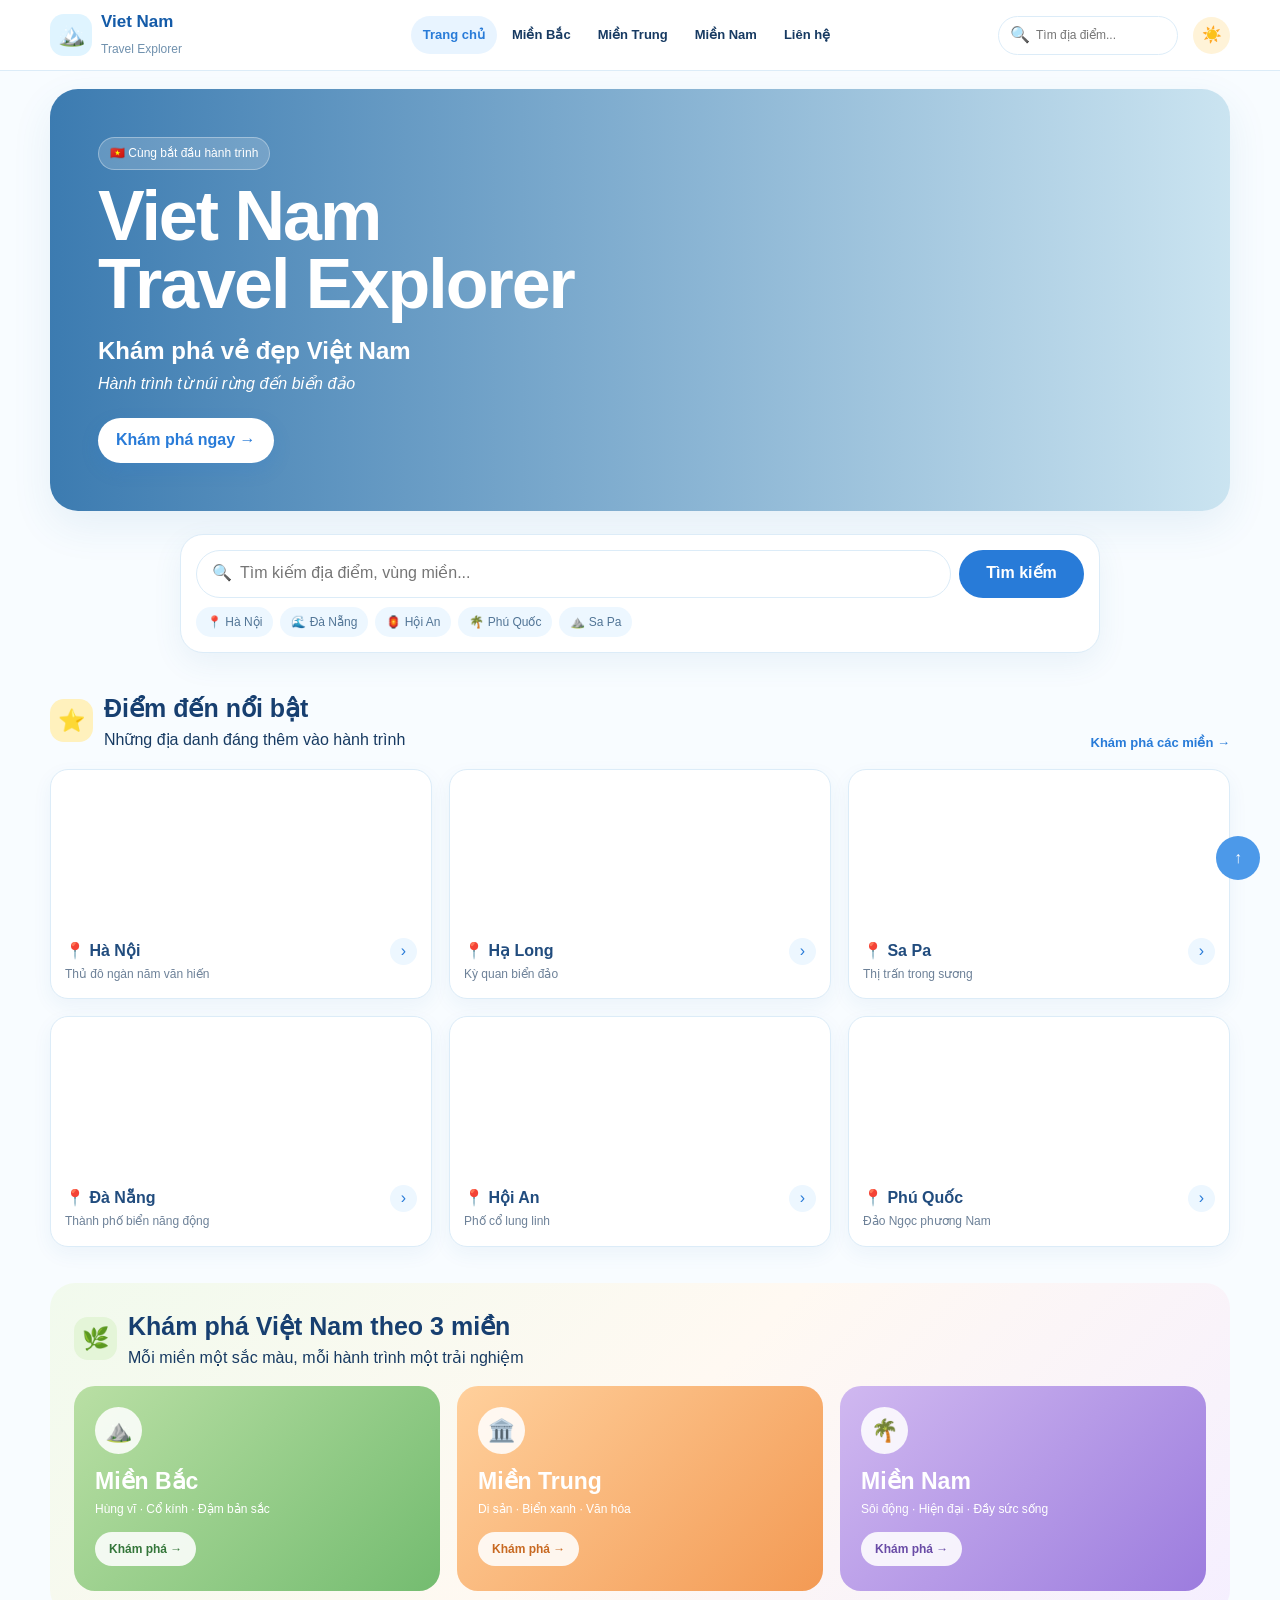
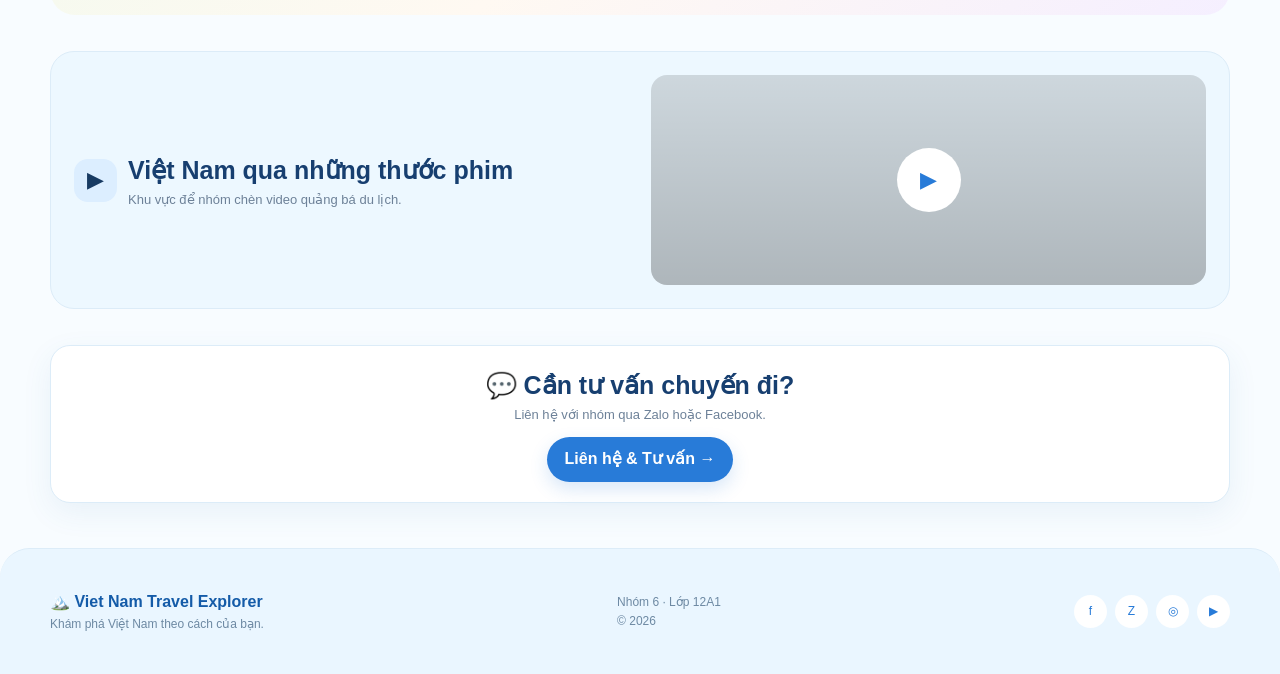
<file: index.html>
<!doctype html><html lang="vi"><head><meta charset="utf-8"><meta name="viewport" content="width=device-width,initial-scale=1"><title>Trang chủ | Viet Nam Travel Explorer</title><link rel="stylesheet" href="style.css"></head><body><header><nav class="container nav"><a class="logo" href="index.html"><div class="logo-icon">🏔️</div><div><strong>Viet Nam</strong><span>Travel Explorer</span></div></a><div class="menu"><a class="active" href="index.html">Trang chủ</a><a class="" href="mien-bac.html">Miền Bắc</a><a class="" href="mien-trung.html">Miền Trung</a><a class="" href="mien-nam.html">Miền Nam</a><a class="" href="lien-he.html">Liên hệ</a></div><div class="head-search">🔍<input id="headerSearch" placeholder="Tìm địa điểm..."></div><button class="theme" onclick="theme()">☀️</button></nav></header><main class="container"><section class="hero"><div class="hero-content"><span class="kicker">🇻🇳 Cùng bắt đầu hành trình</span><h1>Viet Nam<br>Travel Explorer</h1><h2>Khám phá vẻ đẹp Việt Nam</h2><p>Hành trình từ núi rừng đến biển đảo</p><a class="btn light" href="#results">Khám phá ngay →</a></div></section>
<section class="search-box"><div class="search-row"><div class="search-field">🔍<input id="siteSearch" placeholder="Tìm kiếm địa điểm, vùng miền..."></div><button class="search-btn" onclick="filterCards()">Tìm kiếm</button></div><div class="quick"><button class="tag" onclick="document.getElementById('siteSearch').value='Hà Nội';filterCards()">📍 Hà Nội</button><button class="tag" onclick="document.getElementById('siteSearch').value='Đà Nẵng';filterCards()">🌊 Đà Nẵng</button><button class="tag" onclick="document.getElementById('siteSearch').value='Hội An';filterCards()">🏮 Hội An</button><button class="tag" onclick="document.getElementById('siteSearch').value='Phú Quốc';filterCards()">🌴 Phú Quốc</button><button class="tag" onclick="document.getElementById('siteSearch').value='Sa Pa';filterCards()">⛰️ Sa Pa</button></div><div id="searchMessage" class="message">Không tìm thấy địa điểm phù hợp.</div></section>
<section class="section" id="results"><div class="head"><div class="title"><div class="icon">⭐</div><div><h2>Điểm đến nổi bật</h2><p>Những địa danh đáng thêm vào hành trình</p></div></div><a class="see" href="mien-bac.html">Khám phá các miền →</a></div><div class="grid3"><article class="card" data-search="Hà Nội"><a href="mien-bac.html"><div class="card-img" style="background-image:url('https://images.unsplash.com/photo-1509030450996-dd1a26dda07a?auto=format&fit=crop&w=900&q=80')"></div><div class="body"><div class="topline"><h3>📍 Hà Nội</h3><span class="arrow">›</span></div><p>Thủ đô ngàn năm văn hiến</p></div></a></article><article class="card" data-search="Hạ Long"><a href="mien-bac.html"><div class="card-img" style="background-image:url('https://images.unsplash.com/photo-1528127269322-539801943592?auto=format&fit=crop&w=900&q=80')"></div><div class="body"><div class="topline"><h3>📍 Hạ Long</h3><span class="arrow">›</span></div><p>Kỳ quan biển đảo</p></div></a></article><article class="card" data-search="Sa Pa"><a href="mien-bac.html"><div class="card-img" style="background-image:url('https://images.unsplash.com/photo-1528127269322-539801943592?auto=format&fit=crop&w=900&q=80')"></div><div class="body"><div class="topline"><h3>📍 Sa Pa</h3><span class="arrow">›</span></div><p>Thị trấn trong sương</p></div></a></article><article class="card" data-search="Đà Nẵng"><a href="mien-trung.html"><div class="card-img" style="background-image:url('https://images.unsplash.com/photo-1559592413-7cec4d0cae2b?auto=format&fit=crop&w=900&q=80')"></div><div class="body"><div class="topline"><h3>📍 Đà Nẵng</h3><span class="arrow">›</span></div><p>Thành phố biển năng động</p></div></a></article><article class="card" data-search="Hội An"><a href="mien-trung.html"><div class="card-img" style="background-image:url('https://images.unsplash.com/photo-1528181304800-259b08848526?auto=format&fit=crop&w=900&q=80')"></div><div class="body"><div class="topline"><h3>📍 Hội An</h3><span class="arrow">›</span></div><p>Phố cổ lung linh</p></div></a></article><article class="card" data-search="Phú Quốc"><a href="mien-nam.html"><div class="card-img" style="background-image:url('https://images.unsplash.com/photo-1548013146-72479768bada?auto=format&fit=crop&w=900&q=80')"></div><div class="body"><div class="topline"><h3>📍 Phú Quốc</h3><span class="arrow">›</span></div><p>Đảo Ngọc phương Nam</p></div></a></article></div></section><section class="section"><div class="regions"><div class="head"><div class="title"><div class="icon" style="background:#e4f5d8">🌿</div><div><h2>Khám phá Việt Nam theo 3 miền</h2><p>Mỗi miền một sắc màu, mỗi hành trình một trải nghiệm</p></div></div></div><div class="region-grid"><article class="region north"><div class="region-icon">⛰️</div><h3>Miền Bắc</h3><p>Hùng vĩ · Cổ kính · Đậm bản sắc</p><a class="btn" href="mien-bac.html">Khám phá →</a></article><article class="region central"><div class="region-icon">🏛️</div><h3>Miền Trung</h3><p>Di sản · Biển xanh · Văn hóa</p><a class="btn" href="mien-trung.html">Khám phá →</a></article><article class="region south"><div class="region-icon">🌴</div><h3>Miền Nam</h3><p>Sôi động · Hiện đại · Đầy sức sống</p><a class="btn" href="mien-nam.html">Khám phá →</a></article></div></div></section><section class="section"><div class="video"><div><div class="title"><div class="icon" style="background:#dceeff">▶</div><div><h2>Việt Nam qua những thước phim</h2><p class="sub">Khu vực để nhóm chèn video quảng bá du lịch.</p></div></div></div><div class="video-frame"><button class="play" onclick="alert('Thay khung này bằng video YouTube của nhóm 🎬')">▶</button></div></div></section><section class="section"><div class="panel" style="text-align:center"><h2>💬 Cần tư vấn chuyến đi?</h2><p class="sub">Liên hệ với nhóm qua Zalo hoặc Facebook.</p><a class="btn" href="lien-he.html" style="margin-top:12px">Liên hệ & Tư vấn →</a></div></section></main><footer><div class="container footer"><div><strong>🏔️ Viet Nam Travel Explorer</strong><p>Khám phá Việt Nam theo cách của bạn.</p></div><div><p>Nhóm 6 · Lớp 12A1<br>© 2026</p></div><div class="socials"><a class="social" href="#">f</a><a class="social" href="#">Z</a><a class="social" href="#">◎</a><a class="social" href="#">▶</a></div></div></footer><button class="topbtn" onclick="scrollTo({top:0,behavior:'smooth'})">↑</button><script src="script.js"></script></body></html>
</file>
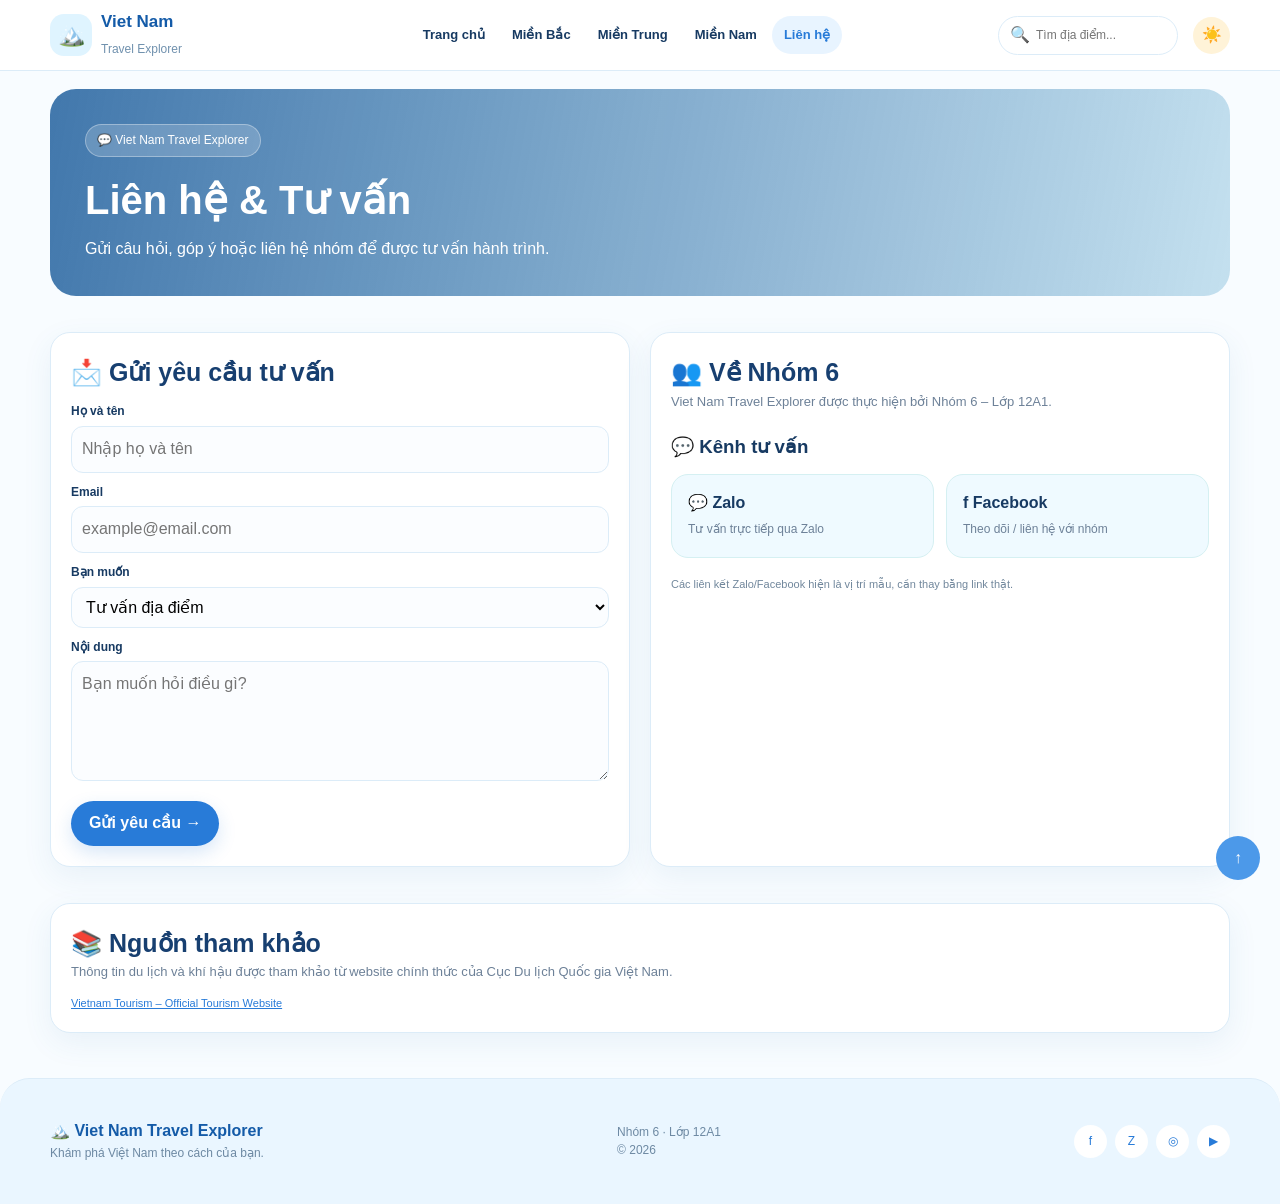
<file: lien-he.html>
<!doctype html><html lang="vi"><head><meta charset="utf-8"><meta name="viewport" content="width=device-width,initial-scale=1"><title>Liên hệ & Tư vấn | Viet Nam Travel Explorer</title><link rel="stylesheet" href="style.css"></head><body><header><nav class="container nav"><a class="logo" href="index.html"><div class="logo-icon">🏔️</div><div><strong>Viet Nam</strong><span>Travel Explorer</span></div></a><div class="menu"><a class="" href="index.html">Trang chủ</a><a class="" href="mien-bac.html">Miền Bắc</a><a class="" href="mien-trung.html">Miền Trung</a><a class="" href="mien-nam.html">Miền Nam</a><a class="active" href="lien-he.html">Liên hệ</a></div><div class="head-search">🔍<input id="headerSearch" placeholder="Tìm địa điểm..."></div><button class="theme" onclick="theme()">☀️</button></nav></header><main class="container"><section class="page-hero"><span class="kicker">💬 Viet Nam Travel Explorer</span><h1>Liên hệ & Tư vấn</h1><p>Gửi câu hỏi, góp ý hoặc liên hệ nhóm để được tư vấn hành trình.</p></section><section class="section"><div class="contact-grid"><form class="panel form" onsubmit="event.preventDefault();alert('Đây là form giao diện mẫu. Nhóm có thể nối với Google Forms sau.');"><h2>📩 Gửi yêu cầu tư vấn</h2><label>Họ và tên</label><input required placeholder="Nhập họ và tên"><label>Email</label><input type="email" required placeholder="example@email.com"><label>Bạn muốn</label><select><option>Tư vấn địa điểm</option><option>Góp ý website</option><option>Hỏi về lịch trình</option></select><label>Nội dung</label><textarea required placeholder="Bạn muốn hỏi điều gì?"></textarea><button class="btn" style="margin-top:12px">Gửi yêu cầu →</button></form><div class="panel"><h2>👥 Về Nhóm 6</h2><p class="sub">Viet Nam Travel Explorer được thực hiện bởi Nhóm 6 – Lớp 12A1.</p><h3 style="margin-top:20px">💬 Kênh tư vấn</h3><div class="channels"><a class="channel" href="#" onclick="alert('Thay # bằng link Zalo thật của nhóm');return false"><b>💬 Zalo</b><span>Tư vấn trực tiếp qua Zalo</span></a><a class="channel" href="#" onclick="alert('Thay # bằng link Facebook thật của nhóm');return false"><b>f Facebook</b><span>Theo dõi / liên hệ với nhóm</span></a></div><p class="source" style="margin-top:18px">Các liên kết Zalo/Facebook hiện là vị trí mẫu, cần thay bằng link thật.</p></div></div></section><section class="section"><div class="panel"><h2>📚 Nguồn tham khảo</h2><p class="sub">Thông tin du lịch và khí hậu được tham khảo từ website chính thức của Cục Du lịch Quốc gia Việt Nam.</p><p class="source"><a href="https://vietnam.travel/" target="_blank">Vietnam Tourism – Official Tourism Website</a></p></div></section></main><footer><div class="container footer"><div><strong>🏔️ Viet Nam Travel Explorer</strong><p>Khám phá Việt Nam theo cách của bạn.</p></div><div><p>Nhóm 6 · Lớp 12A1<br>© 2026</p></div><div class="socials"><a class="social" href="#">f</a><a class="social" href="#">Z</a><a class="social" href="#">◎</a><a class="social" href="#">▶</a></div></div></footer><button class="topbtn" onclick="scrollTo({top:0,behavior:'smooth'})">↑</button><script src="script.js"></script></body></html>
</file>
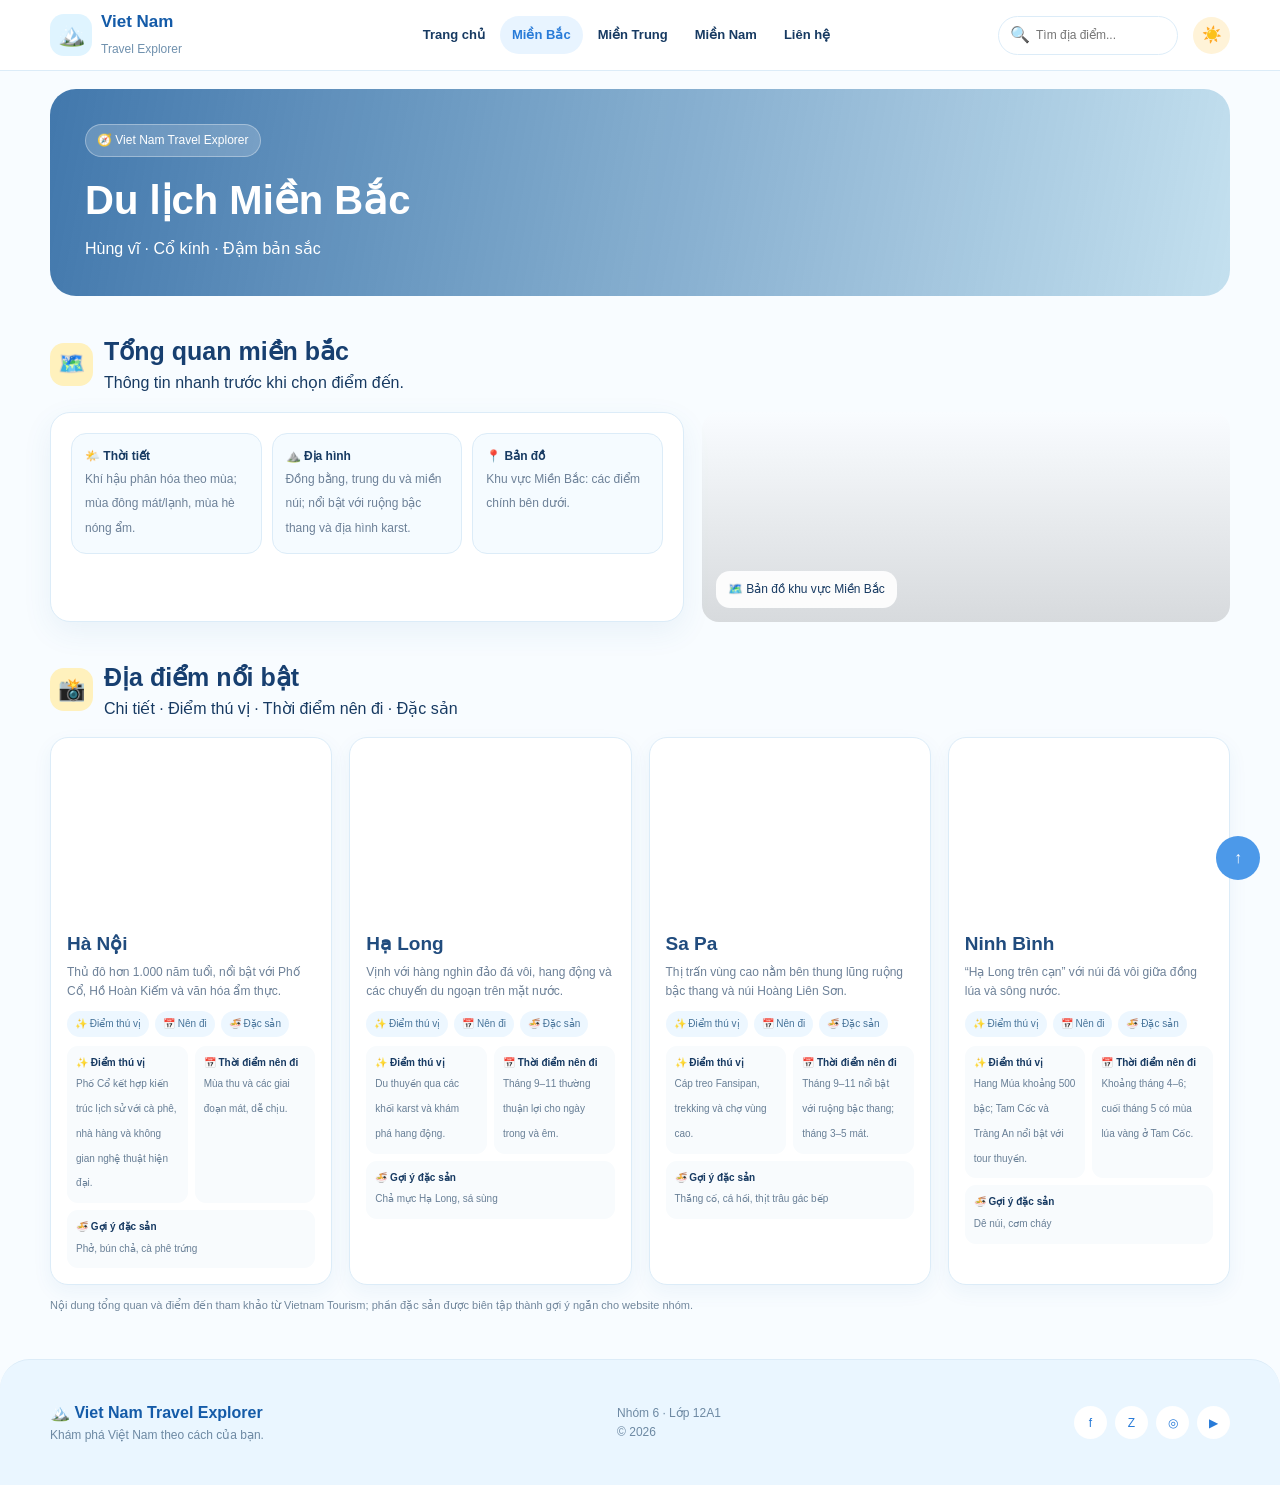
<file: mien-bac.html>
<!doctype html><html lang="vi"><head><meta charset="utf-8"><meta name="viewport" content="width=device-width,initial-scale=1"><title>Du lịch Miền Bắc | Viet Nam Travel Explorer</title><link rel="stylesheet" href="style.css"></head><body><header><nav class="container nav"><a class="logo" href="index.html"><div class="logo-icon">🏔️</div><div><strong>Viet Nam</strong><span>Travel Explorer</span></div></a><div class="menu"><a class="" href="index.html">Trang chủ</a><a class="active" href="mien-bac.html">Miền Bắc</a><a class="" href="mien-trung.html">Miền Trung</a><a class="" href="mien-nam.html">Miền Nam</a><a class="" href="lien-he.html">Liên hệ</a></div><div class="head-search">🔍<input id="headerSearch" placeholder="Tìm địa điểm..."></div><button class="theme" onclick="theme()">☀️</button></nav></header><main class="container"><section class="page-hero"><span class="kicker">🧭 Viet Nam Travel Explorer</span><h1>Du lịch Miền Bắc</h1><p>Hùng vĩ · Cổ kính · Đậm bản sắc</p></section>
<section class="section"><div class="head"><div class="title"><div class="icon">🗺️</div><div><h2>Tổng quan miền bắc</h2><p>Thông tin nhanh trước khi chọn điểm đến.</p></div></div></div>
<div class="overview"><div class="panel"><div class="facts"><div class="fact"><b>🌤️ Thời tiết</b><span>Khí hậu phân hóa theo mùa; mùa đông mát/lạnh, mùa hè nóng ẩm.</span></div><div class="fact"><b>⛰️ Địa hình</b><span>Đồng bằng, trung du và miền núi; nổi bật với ruộng bậc thang và địa hình karst.</span></div><div class="fact"><b>📍 Bản đồ</b><span>Khu vực Miền Bắc: các điểm chính bên dưới.</span></div></div></div><div class="map"><div class="map-label">🗺️ Bản đồ khu vực Miền Bắc</div></div></div></section>
<section class="section" id="results"><div class="head"><div class="title"><div class="icon">📸</div><div><h2>Địa điểm nổi bật</h2><p>Chi tiết · Điểm thú vị · Thời điểm nên đi · Đặc sản</p></div></div></div><div class="grid4"><article class="place" data-search="Hà Nội Miền Bắc"><div class="place-img" style="background-image:url('https://images.unsplash.com/photo-1509030450996-dd1a26dda07a?auto=format&fit=crop&w=900&q=80')"></div><div class="place-body"><h3>Hà Nội</h3><p>Thủ đô hơn 1.000 năm tuổi, nổi bật với Phố Cổ, Hồ Hoàn Kiếm và văn hóa ẩm thực.</p><div class="chips"><span class="chip">✨ Điểm thú vị</span><span class="chip">📅 Nên đi</span><span class="chip">🍜 Đặc sản</span></div><div class="detail"><div><b>✨ Điểm thú vị</b><span>Phố Cổ kết hợp kiến trúc lịch sử với cà phê, nhà hàng và không gian nghệ thuật hiện đại.</span></div><div><b>📅 Thời điểm nên đi</b><span>Mùa thu và các giai đoạn mát, dễ chịu.</span></div><div style="grid-column:1/-1"><b>🍜 Gợi ý đặc sản</b><span>Phở, bún chả, cà phê trứng</span></div></div></div></article><article class="place" data-search="Hạ Long Miền Bắc"><div class="place-img" style="background-image:url('https://images.unsplash.com/photo-1528127269322-539801943592?auto=format&fit=crop&w=900&q=80')"></div><div class="place-body"><h3>Hạ Long</h3><p>Vịnh với hàng nghìn đảo đá vôi, hang động và các chuyến du ngoạn trên mặt nước.</p><div class="chips"><span class="chip">✨ Điểm thú vị</span><span class="chip">📅 Nên đi</span><span class="chip">🍜 Đặc sản</span></div><div class="detail"><div><b>✨ Điểm thú vị</b><span>Du thuyền qua các khối karst và khám phá hang động.</span></div><div><b>📅 Thời điểm nên đi</b><span>Tháng 9–11 thường thuận lợi cho ngày trong và êm.</span></div><div style="grid-column:1/-1"><b>🍜 Gợi ý đặc sản</b><span>Chả mực Hạ Long, sá sùng</span></div></div></div></article><article class="place" data-search="Sa Pa Miền Bắc"><div class="place-img" style="background-image:url('https://images.unsplash.com/photo-1528127269322-539801943592?auto=format&fit=crop&w=900&q=80')"></div><div class="place-body"><h3>Sa Pa</h3><p>Thị trấn vùng cao nằm bên thung lũng ruộng bậc thang và núi Hoàng Liên Sơn.</p><div class="chips"><span class="chip">✨ Điểm thú vị</span><span class="chip">📅 Nên đi</span><span class="chip">🍜 Đặc sản</span></div><div class="detail"><div><b>✨ Điểm thú vị</b><span>Cáp treo Fansipan, trekking và chợ vùng cao.</span></div><div><b>📅 Thời điểm nên đi</b><span>Tháng 9–11 nổi bật với ruộng bậc thang; tháng 3–5 mát.</span></div><div style="grid-column:1/-1"><b>🍜 Gợi ý đặc sản</b><span>Thắng cố, cá hồi, thịt trâu gác bếp</span></div></div></div></article><article class="place" data-search="Ninh Bình Miền Bắc"><div class="place-img" style="background-image:url('https://images.unsplash.com/photo-1509030450996-dd1a26dda07a?auto=format&fit=crop&w=900&q=80')"></div><div class="place-body"><h3>Ninh Bình</h3><p>“Hạ Long trên cạn” với núi đá vôi giữa đồng lúa và sông nước.</p><div class="chips"><span class="chip">✨ Điểm thú vị</span><span class="chip">📅 Nên đi</span><span class="chip">🍜 Đặc sản</span></div><div class="detail"><div><b>✨ Điểm thú vị</b><span>Hang Múa khoảng 500 bậc; Tam Cốc và Tràng An nổi bật với tour thuyền.</span></div><div><b>📅 Thời điểm nên đi</b><span>Khoảng tháng 4–6; cuối tháng 5 có mùa lúa vàng ở Tam Cốc.</span></div><div style="grid-column:1/-1"><b>🍜 Gợi ý đặc sản</b><span>Dê núi, cơm cháy</span></div></div></div></article></div><p class="source">Nội dung tổng quan và điểm đến tham khảo từ Vietnam Tourism; phần đặc sản được biên tập thành gợi ý ngắn cho website nhóm.</p></section></main><footer><div class="container footer"><div><strong>🏔️ Viet Nam Travel Explorer</strong><p>Khám phá Việt Nam theo cách của bạn.</p></div><div><p>Nhóm 6 · Lớp 12A1<br>© 2026</p></div><div class="socials"><a class="social" href="#">f</a><a class="social" href="#">Z</a><a class="social" href="#">◎</a><a class="social" href="#">▶</a></div></div></footer><button class="topbtn" onclick="scrollTo({top:0,behavior:'smooth'})">↑</button><script src="script.js"></script></body></html>
</file>
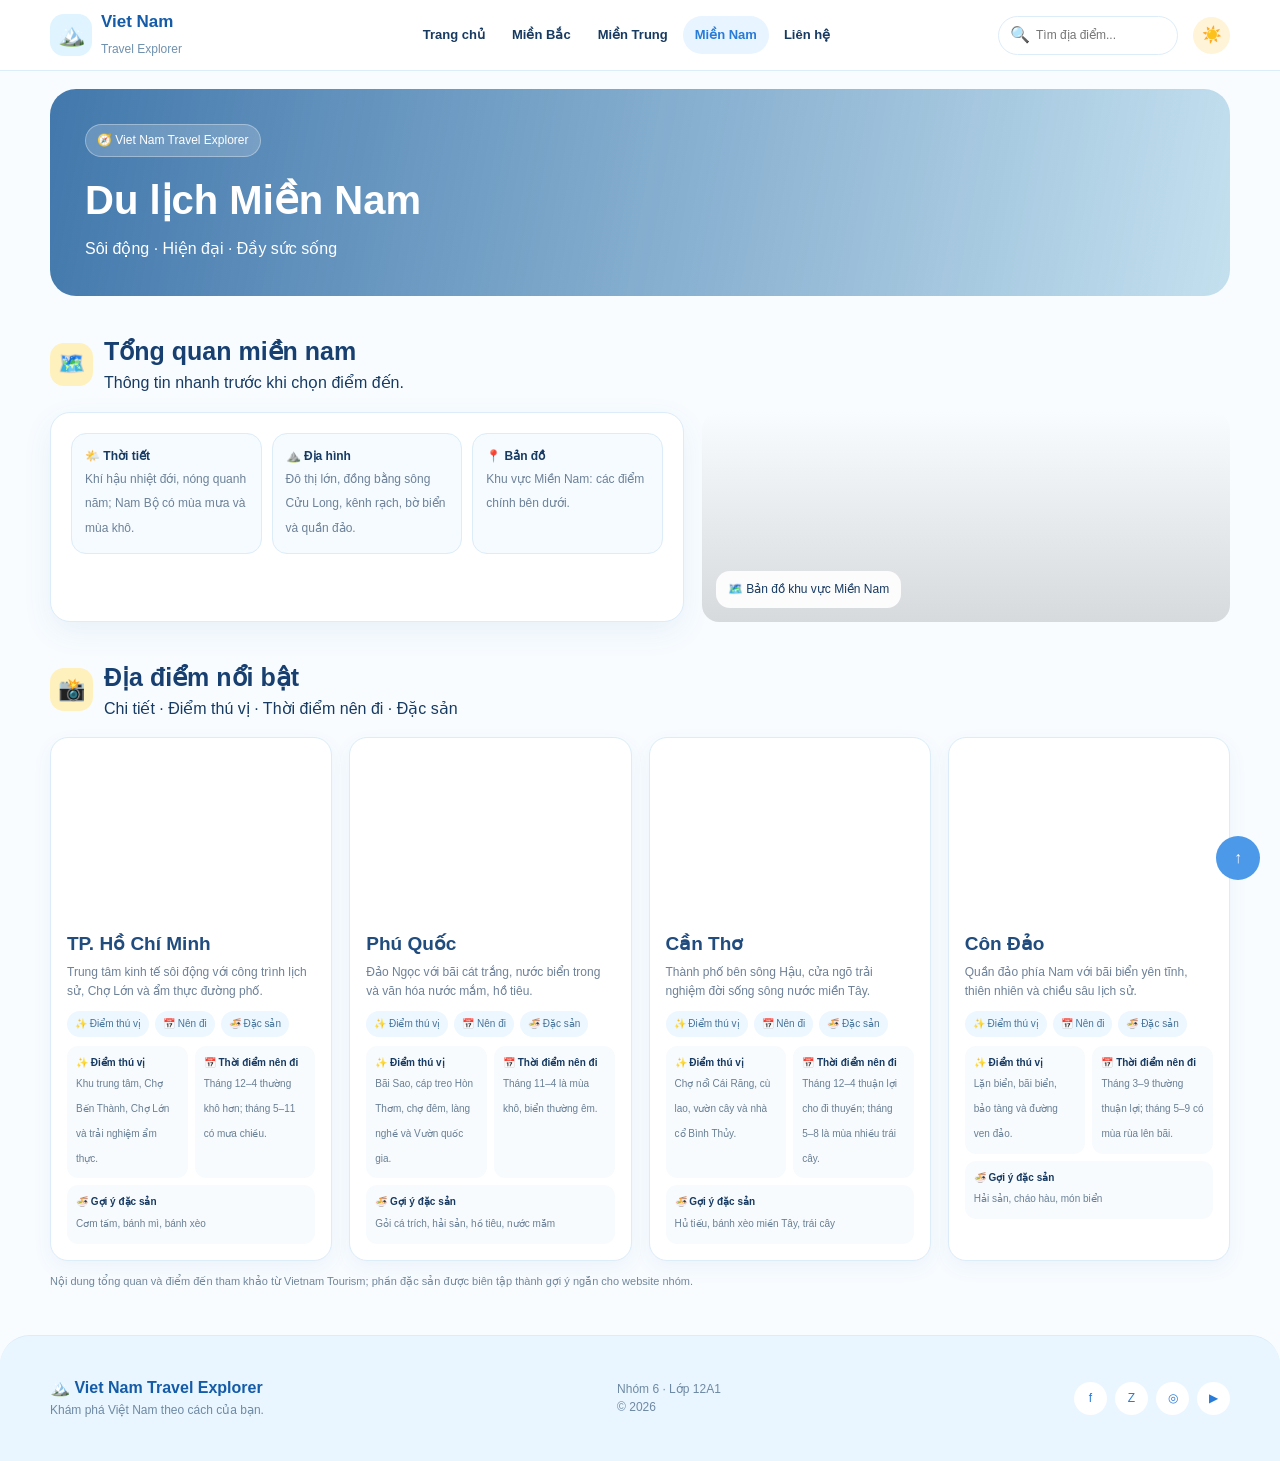
<file: mien-nam.html>
<!doctype html><html lang="vi"><head><meta charset="utf-8"><meta name="viewport" content="width=device-width,initial-scale=1"><title>Du lịch Miền Nam | Viet Nam Travel Explorer</title><link rel="stylesheet" href="style.css"></head><body><header><nav class="container nav"><a class="logo" href="index.html"><div class="logo-icon">🏔️</div><div><strong>Viet Nam</strong><span>Travel Explorer</span></div></a><div class="menu"><a class="" href="index.html">Trang chủ</a><a class="" href="mien-bac.html">Miền Bắc</a><a class="" href="mien-trung.html">Miền Trung</a><a class="active" href="mien-nam.html">Miền Nam</a><a class="" href="lien-he.html">Liên hệ</a></div><div class="head-search">🔍<input id="headerSearch" placeholder="Tìm địa điểm..."></div><button class="theme" onclick="theme()">☀️</button></nav></header><main class="container"><section class="page-hero"><span class="kicker">🧭 Viet Nam Travel Explorer</span><h1>Du lịch Miền Nam</h1><p>Sôi động · Hiện đại · Đầy sức sống</p></section>
<section class="section"><div class="head"><div class="title"><div class="icon">🗺️</div><div><h2>Tổng quan miền nam</h2><p>Thông tin nhanh trước khi chọn điểm đến.</p></div></div></div>
<div class="overview"><div class="panel"><div class="facts"><div class="fact"><b>🌤️ Thời tiết</b><span>Khí hậu nhiệt đới, nóng quanh năm; Nam Bộ có mùa mưa và mùa khô.</span></div><div class="fact"><b>⛰️ Địa hình</b><span>Đô thị lớn, đồng bằng sông Cửu Long, kênh rạch, bờ biển và quần đảo.</span></div><div class="fact"><b>📍 Bản đồ</b><span>Khu vực Miền Nam: các điểm chính bên dưới.</span></div></div></div><div class="map"><div class="map-label">🗺️ Bản đồ khu vực Miền Nam</div></div></div></section>
<section class="section" id="results"><div class="head"><div class="title"><div class="icon">📸</div><div><h2>Địa điểm nổi bật</h2><p>Chi tiết · Điểm thú vị · Thời điểm nên đi · Đặc sản</p></div></div></div><div class="grid4"><article class="place" data-search="TP. Hồ Chí Minh Miền Nam"><div class="place-img" style="background-image:url('https://images.unsplash.com/photo-1583417319070-4a69db38a482?auto=format&fit=crop&w=900&q=80')"></div><div class="place-body"><h3>TP. Hồ Chí Minh</h3><p>Trung tâm kinh tế sôi động với công trình lịch sử, Chợ Lớn và ẩm thực đường phố.</p><div class="chips"><span class="chip">✨ Điểm thú vị</span><span class="chip">📅 Nên đi</span><span class="chip">🍜 Đặc sản</span></div><div class="detail"><div><b>✨ Điểm thú vị</b><span>Khu trung tâm, Chợ Bến Thành, Chợ Lớn và trải nghiệm ẩm thực.</span></div><div><b>📅 Thời điểm nên đi</b><span>Tháng 12–4 thường khô hơn; tháng 5–11 có mưa chiều.</span></div><div style="grid-column:1/-1"><b>🍜 Gợi ý đặc sản</b><span>Cơm tấm, bánh mì, bánh xèo</span></div></div></div></article><article class="place" data-search="Phú Quốc Miền Nam"><div class="place-img" style="background-image:url('https://images.unsplash.com/photo-1548013146-72479768bada?auto=format&fit=crop&w=900&q=80')"></div><div class="place-body"><h3>Phú Quốc</h3><p>Đảo Ngọc với bãi cát trắng, nước biển trong và văn hóa nước mắm, hồ tiêu.</p><div class="chips"><span class="chip">✨ Điểm thú vị</span><span class="chip">📅 Nên đi</span><span class="chip">🍜 Đặc sản</span></div><div class="detail"><div><b>✨ Điểm thú vị</b><span>Bãi Sao, cáp treo Hòn Thơm, chợ đêm, làng nghề và Vườn quốc gia.</span></div><div><b>📅 Thời điểm nên đi</b><span>Tháng 11–4 là mùa khô, biển thường êm.</span></div><div style="grid-column:1/-1"><b>🍜 Gợi ý đặc sản</b><span>Gỏi cá trích, hải sản, hồ tiêu, nước mắm</span></div></div></div></article><article class="place" data-search="Cần Thơ Miền Nam"><div class="place-img" style="background-image:url('https://images.unsplash.com/photo-1528181304800-259b08848526?auto=format&fit=crop&w=900&q=80')"></div><div class="place-body"><h3>Cần Thơ</h3><p>Thành phố bên sông Hậu, cửa ngõ trải nghiệm đời sống sông nước miền Tây.</p><div class="chips"><span class="chip">✨ Điểm thú vị</span><span class="chip">📅 Nên đi</span><span class="chip">🍜 Đặc sản</span></div><div class="detail"><div><b>✨ Điểm thú vị</b><span>Chợ nổi Cái Răng, cù lao, vườn cây và nhà cổ Bình Thủy.</span></div><div><b>📅 Thời điểm nên đi</b><span>Tháng 12–4 thuận lợi cho đi thuyền; tháng 5–8 là mùa nhiều trái cây.</span></div><div style="grid-column:1/-1"><b>🍜 Gợi ý đặc sản</b><span>Hủ tiếu, bánh xèo miền Tây, trái cây</span></div></div></div></article><article class="place" data-search="Côn Đảo Miền Nam"><div class="place-img" style="background-image:url('https://images.unsplash.com/photo-1507525428034-b723cf961d3e?auto=format&fit=crop&w=900&q=80')"></div><div class="place-body"><h3>Côn Đảo</h3><p>Quần đảo phía Nam với bãi biển yên tĩnh, thiên nhiên và chiều sâu lịch sử.</p><div class="chips"><span class="chip">✨ Điểm thú vị</span><span class="chip">📅 Nên đi</span><span class="chip">🍜 Đặc sản</span></div><div class="detail"><div><b>✨ Điểm thú vị</b><span>Lặn biển, bãi biển, bảo tàng và đường ven đảo.</span></div><div><b>📅 Thời điểm nên đi</b><span>Tháng 3–9 thường thuận lợi; tháng 5–9 có mùa rùa lên bãi.</span></div><div style="grid-column:1/-1"><b>🍜 Gợi ý đặc sản</b><span>Hải sản, cháo hàu, món biển</span></div></div></div></article></div><p class="source">Nội dung tổng quan và điểm đến tham khảo từ Vietnam Tourism; phần đặc sản được biên tập thành gợi ý ngắn cho website nhóm.</p></section></main><footer><div class="container footer"><div><strong>🏔️ Viet Nam Travel Explorer</strong><p>Khám phá Việt Nam theo cách của bạn.</p></div><div><p>Nhóm 6 · Lớp 12A1<br>© 2026</p></div><div class="socials"><a class="social" href="#">f</a><a class="social" href="#">Z</a><a class="social" href="#">◎</a><a class="social" href="#">▶</a></div></div></footer><button class="topbtn" onclick="scrollTo({top:0,behavior:'smooth'})">↑</button><script src="script.js"></script></body></html>
</file>
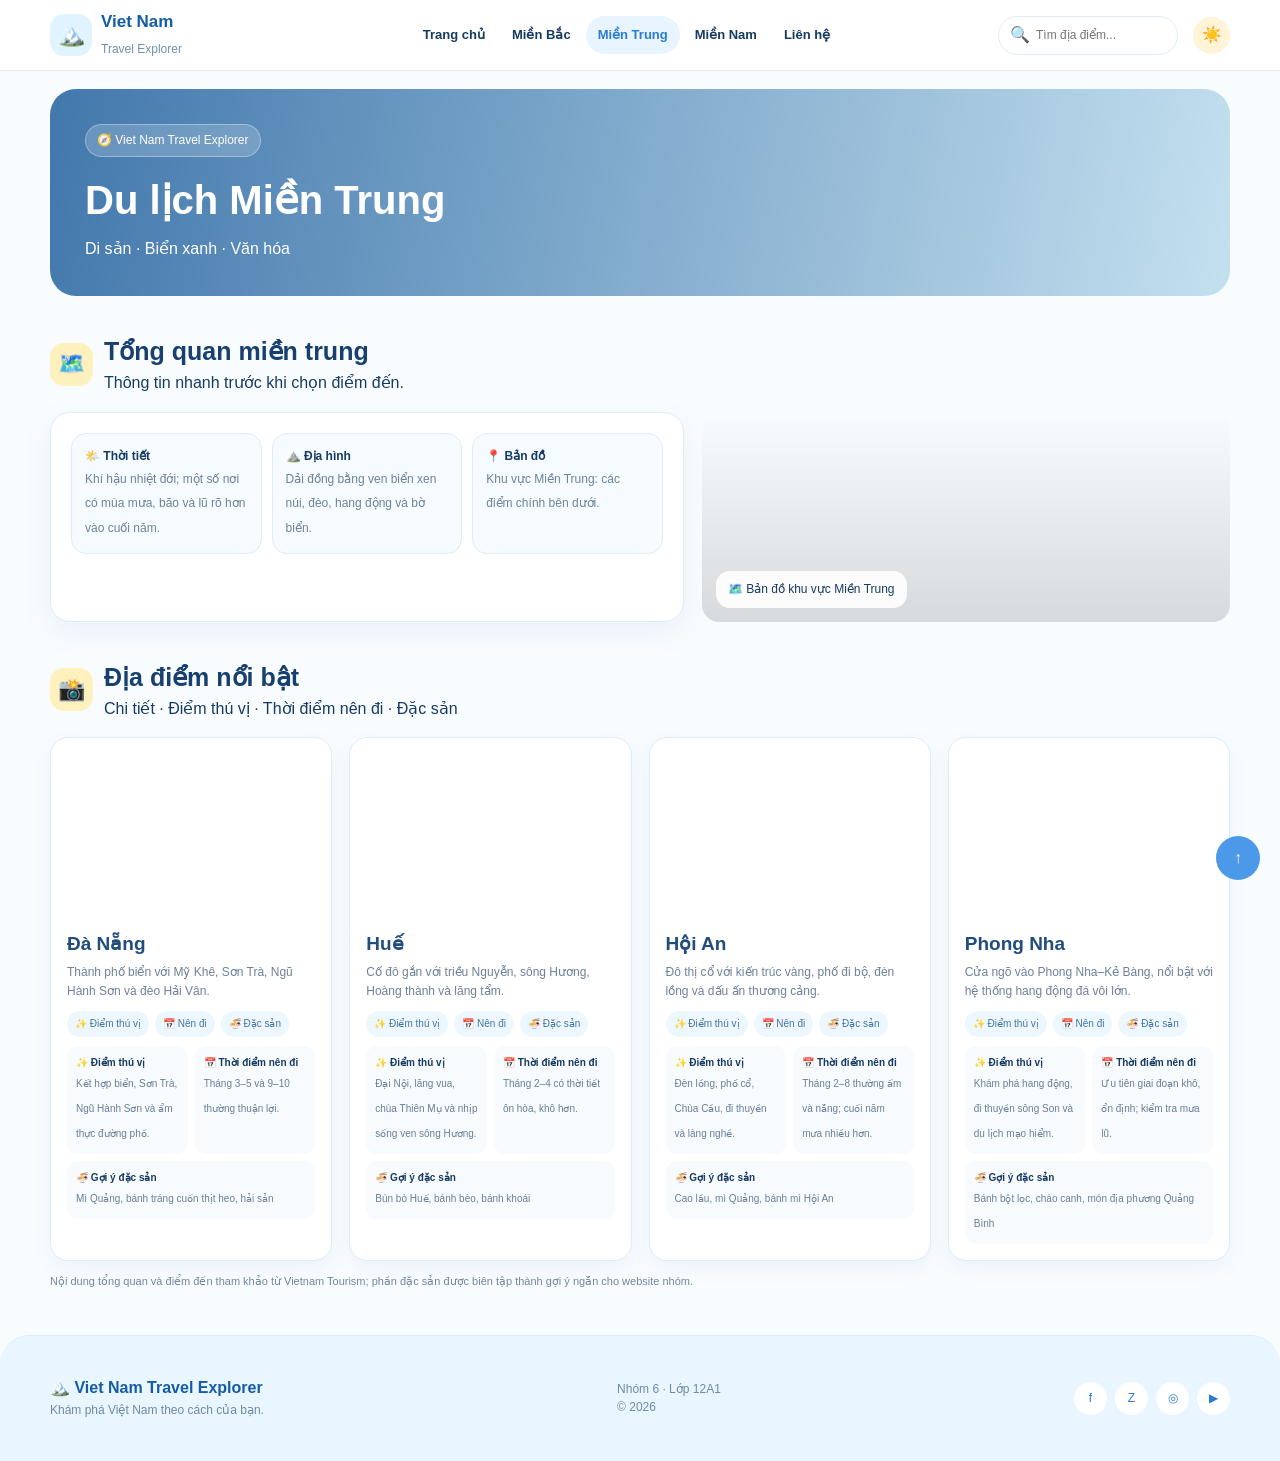
<file: mien-trung.html>
<!doctype html><html lang="vi"><head><meta charset="utf-8"><meta name="viewport" content="width=device-width,initial-scale=1"><title>Du lịch Miền Trung | Viet Nam Travel Explorer</title><link rel="stylesheet" href="style.css"></head><body><header><nav class="container nav"><a class="logo" href="index.html"><div class="logo-icon">🏔️</div><div><strong>Viet Nam</strong><span>Travel Explorer</span></div></a><div class="menu"><a class="" href="index.html">Trang chủ</a><a class="" href="mien-bac.html">Miền Bắc</a><a class="active" href="mien-trung.html">Miền Trung</a><a class="" href="mien-nam.html">Miền Nam</a><a class="" href="lien-he.html">Liên hệ</a></div><div class="head-search">🔍<input id="headerSearch" placeholder="Tìm địa điểm..."></div><button class="theme" onclick="theme()">☀️</button></nav></header><main class="container"><section class="page-hero"><span class="kicker">🧭 Viet Nam Travel Explorer</span><h1>Du lịch Miền Trung</h1><p>Di sản · Biển xanh · Văn hóa</p></section>
<section class="section"><div class="head"><div class="title"><div class="icon">🗺️</div><div><h2>Tổng quan miền trung</h2><p>Thông tin nhanh trước khi chọn điểm đến.</p></div></div></div>
<div class="overview"><div class="panel"><div class="facts"><div class="fact"><b>🌤️ Thời tiết</b><span>Khí hậu nhiệt đới; một số nơi có mùa mưa, bão và lũ rõ hơn vào cuối năm.</span></div><div class="fact"><b>⛰️ Địa hình</b><span>Dải đồng bằng ven biển xen núi, đèo, hang động và bờ biển.</span></div><div class="fact"><b>📍 Bản đồ</b><span>Khu vực Miền Trung: các điểm chính bên dưới.</span></div></div></div><div class="map"><div class="map-label">🗺️ Bản đồ khu vực Miền Trung</div></div></div></section>
<section class="section" id="results"><div class="head"><div class="title"><div class="icon">📸</div><div><h2>Địa điểm nổi bật</h2><p>Chi tiết · Điểm thú vị · Thời điểm nên đi · Đặc sản</p></div></div></div><div class="grid4"><article class="place" data-search="Đà Nẵng Miền Trung"><div class="place-img" style="background-image:url('https://images.unsplash.com/photo-1559592413-7cec4d0cae2b?auto=format&fit=crop&w=900&q=80')"></div><div class="place-body"><h3>Đà Nẵng</h3><p>Thành phố biển với Mỹ Khê, Sơn Trà, Ngũ Hành Sơn và đèo Hải Vân.</p><div class="chips"><span class="chip">✨ Điểm thú vị</span><span class="chip">📅 Nên đi</span><span class="chip">🍜 Đặc sản</span></div><div class="detail"><div><b>✨ Điểm thú vị</b><span>Kết hợp biển, Sơn Trà, Ngũ Hành Sơn và ẩm thực đường phố.</span></div><div><b>📅 Thời điểm nên đi</b><span>Tháng 3–5 và 9–10 thường thuận lợi.</span></div><div style="grid-column:1/-1"><b>🍜 Gợi ý đặc sản</b><span>Mì Quảng, bánh tráng cuốn thịt heo, hải sản</span></div></div></div></article><article class="place" data-search="Huế Miền Trung"><div class="place-img" style="background-image:url('https://images.unsplash.com/photo-1583417319070-4a69db38a482?auto=format&fit=crop&w=900&q=80')"></div><div class="place-body"><h3>Huế</h3><p>Cố đô gắn với triều Nguyễn, sông Hương, Hoàng thành và lăng tẩm.</p><div class="chips"><span class="chip">✨ Điểm thú vị</span><span class="chip">📅 Nên đi</span><span class="chip">🍜 Đặc sản</span></div><div class="detail"><div><b>✨ Điểm thú vị</b><span>Đại Nội, lăng vua, chùa Thiên Mụ và nhịp sống ven sông Hương.</span></div><div><b>📅 Thời điểm nên đi</b><span>Tháng 2–4 có thời tiết ôn hòa, khô hơn.</span></div><div style="grid-column:1/-1"><b>🍜 Gợi ý đặc sản</b><span>Bún bò Huế, bánh bèo, bánh khoái</span></div></div></div></article><article class="place" data-search="Hội An Miền Trung"><div class="place-img" style="background-image:url('https://images.unsplash.com/photo-1528181304800-259b08848526?auto=format&fit=crop&w=900&q=80')"></div><div class="place-body"><h3>Hội An</h3><p>Đô thị cổ với kiến trúc vàng, phố đi bộ, đèn lồng và dấu ấn thương cảng.</p><div class="chips"><span class="chip">✨ Điểm thú vị</span><span class="chip">📅 Nên đi</span><span class="chip">🍜 Đặc sản</span></div><div class="detail"><div><b>✨ Điểm thú vị</b><span>Đèn lồng, phố cổ, Chùa Cầu, đi thuyền và làng nghề.</span></div><div><b>📅 Thời điểm nên đi</b><span>Tháng 2–8 thường ấm và nắng; cuối năm mưa nhiều hơn.</span></div><div style="grid-column:1/-1"><b>🍜 Gợi ý đặc sản</b><span>Cao lầu, mì Quảng, bánh mì Hội An</span></div></div></div></article><article class="place" data-search="Phong Nha Miền Trung"><div class="place-img" style="background-image:url('https://images.unsplash.com/photo-1501785888041-af3ef285b470?auto=format&fit=crop&w=900&q=80')"></div><div class="place-body"><h3>Phong Nha</h3><p>Cửa ngõ vào Phong Nha–Kẻ Bàng, nổi bật với hệ thống hang động đá vôi lớn.</p><div class="chips"><span class="chip">✨ Điểm thú vị</span><span class="chip">📅 Nên đi</span><span class="chip">🍜 Đặc sản</span></div><div class="detail"><div><b>✨ Điểm thú vị</b><span>Khám phá hang động, đi thuyền sông Son và du lịch mạo hiểm.</span></div><div><b>📅 Thời điểm nên đi</b><span>Ưu tiên giai đoạn khô, ổn định; kiểm tra mưa lũ.</span></div><div style="grid-column:1/-1"><b>🍜 Gợi ý đặc sản</b><span>Bánh bột lọc, cháo canh, món địa phương Quảng Bình</span></div></div></div></article></div><p class="source">Nội dung tổng quan và điểm đến tham khảo từ Vietnam Tourism; phần đặc sản được biên tập thành gợi ý ngắn cho website nhóm.</p></section></main><footer><div class="container footer"><div><strong>🏔️ Viet Nam Travel Explorer</strong><p>Khám phá Việt Nam theo cách của bạn.</p></div><div><p>Nhóm 6 · Lớp 12A1<br>© 2026</p></div><div class="socials"><a class="social" href="#">f</a><a class="social" href="#">Z</a><a class="social" href="#">◎</a><a class="social" href="#">▶</a></div></div></footer><button class="topbtn" onclick="scrollTo({top:0,behavior:'smooth'})">↑</button><script src="script.js"></script></body></html>
</file>
<file: style.css>
*{box-sizing:border-box;margin:0;padding:0}html{scroll-behavior:smooth}body{font-family:Arial,"Segoe UI",sans-serif;color:#173a62;background:#f8fcff;line-height:1.55}a{text-decoration:none;color:inherit}button,input,textarea,select{font:inherit}.container{width:min(1180px,calc(100% - 32px));margin:auto}
header{position:sticky;top:0;z-index:10;background:#ffffffee;backdrop-filter:blur(12px);border-bottom:1px solid #dcecf8}.nav{min-height:70px;display:flex;align-items:center;gap:15px}.logo{display:flex;align-items:center;gap:9px;min-width:205px}.logo-icon{width:42px;height:42px;border-radius:14px;display:grid;place-items:center;background:#dff4ff;font-size:22px}.logo strong{display:block;color:#145ba8;font-size:17px}.logo span{font-size:12px;color:#7091ae}.menu{display:flex;gap:3px;flex:1;justify-content:center}.menu a{padding:9px 12px;border-radius:22px;font-size:13px;font-weight:700;white-space:nowrap}.menu a:hover,.menu a.active{background:#e8f4ff;color:#287bd8}.head-search{width:180px;height:39px;border:1px solid #dcecf8;border-radius:22px;display:flex;align-items:center;padding:0 11px;gap:6px}.head-search input{width:100%;border:0;outline:0;background:transparent;font-size:12px}.theme{border:0;border-radius:50%;width:37px;height:37px;background:#fff3d8;cursor:pointer}
main{padding:18px 0 45px}.hero{min-height:370px;border-radius:28px;display:flex;align-items:center;overflow:hidden;background:linear-gradient(90deg,#0d5b9dcc,#1584b733),url("https://images.unsplash.com/photo-1528127269322-539801943592?auto=format&fit=crop&w=1800&q=85") center/cover;box-shadow:0 15px 40px #2879aa18}.hero-content{padding:48px;color:white}.kicker{display:inline-block;padding:6px 11px;border-radius:20px;background:#ffffff2f;border:1px solid #ffffff55;font-size:12px;margin-bottom:12px}.hero h1{font-size:clamp(42px,6vw,70px);line-height:.98;letter-spacing:-2px}.hero h2{font-size:24px;margin-top:13px}.hero p{font-style:italic;margin:3px 0 21px}.btn{display:inline-block;border:0;border-radius:24px;padding:10px 18px;background:#287bd8;color:#fff;font-weight:700;cursor:pointer;box-shadow:0 7px 18px #287bd82e}.btn.light{background:#fff;color:#287bd8}
.search-box{margin:23px auto 34px;padding:15px;max-width:920px;background:white;border:1px solid #dcecf8;border-radius:23px;box-shadow:0 10px 30px #3076a314}.search-row{display:flex;gap:8px}.search-field{flex:1;min-height:48px;border:1px solid #dcecf8;border-radius:24px;display:flex;align-items:center;padding:0 15px;gap:8px}.search-field input{width:100%;border:0;outline:0}.search-btn{min-width:125px;border:0;border-radius:24px;background:#287bd8;color:white;font-weight:700;cursor:pointer}.quick{display:flex;flex-wrap:wrap;gap:7px;margin-top:9px}.tag{border:0;border-radius:18px;padding:6px 11px;background:#edf7ff;color:#527596;cursor:pointer;font-size:12px}.message{display:none;color:#c8665d;font-size:12px;margin-top:8px}
.section{margin-top:36px}.head{display:flex;justify-content:space-between;align-items:end;margin-bottom:16px}.title{display:flex;align-items:center;gap:11px}.icon{width:43px;height:43px;border-radius:14px;display:grid;place-items:center;background:#fff1bd;font-size:22px}.section h2{font-size:25px;color:#173f70}.sub{font-size:13px;color:#6d8198}.see{font-size:13px;color:#287bd8;font-weight:700}
.grid3{display:grid;grid-template-columns:repeat(3,1fr);gap:17px}.grid4{display:grid;grid-template-columns:repeat(4,1fr);gap:17px}.card,.place{background:#fff;border:1px solid #dcecf8;border-radius:18px;overflow:hidden;box-shadow:0 7px 20px #236ea30f;transition:.2s}.card:hover,.place:hover{transform:translateY(-4px);box-shadow:0 13px 27px #236ea31c}.card-img,.place-img{height:155px;background:center/cover}.body{padding:13px 14px 15px}.body h3{font-size:16px;color:#214c7e}.body p,.place>div p{font-size:12px;color:#6d8198}.topline{display:flex;justify-content:space-between;align-items:center}.arrow{width:27px;height:27px;border-radius:50%;display:grid;place-items:center;background:#edf7ff;color:#287bd8}
.regions{padding:24px;border-radius:25px;background:linear-gradient(135deg,#f1faed,#fff9f2 50%,#f5efff)}.region-grid{display:grid;grid-template-columns:repeat(3,1fr);gap:17px}.region{min-height:205px;padding:21px;border-radius:21px;color:white;position:relative;overflow:hidden}.north{background:linear-gradient(135deg,#b9dfa4,#74bc70)}.central{background:linear-gradient(135deg,#ffd09c,#f39a54)}.south{background:linear-gradient(135deg,#d0b8f0,#9c7cde)}.region-icon{width:47px;height:47px;border-radius:50%;display:grid;place-items:center;background:#ffffffdd;margin-bottom:10px;font-size:22px}.region h3{font-size:23px}.region p{font-size:12px}.region .btn{margin-top:13px;background:#ffffffdf;color:#34763a;box-shadow:none;padding:8px 14px;font-size:12px}.central .btn{color:#c86921}.south .btn{color:#694ba6}
.video{display:grid;grid-template-columns:1fr 1fr;gap:22px;align-items:center;padding:23px;border-radius:24px;background:#edf8ff;border:1px solid #dcecf8}.video-frame{height:210px;border-radius:16px;background:linear-gradient(#0002,#0004),url("https://images.unsplash.com/photo-1509030450996-dd1a26dda07a?auto=format&fit=crop&w=1000&q=80") center/cover;display:grid;place-items:center}.play{width:64px;height:64px;border:0;border-radius:50%;background:white;color:#287bd8;font-size:22px;cursor:pointer}
footer{background:#eaf6ff;border-top:1px solid #dcecf8;border-radius:30px 30px 0 0}.footer{min-height:125px;display:flex;align-items:center;justify-content:space-between;gap:20px;padding:27px 0}.footer strong{color:#145ba8}.footer p{font-size:12px;color:#6d89a3}.socials{display:flex;gap:8px}.social{width:33px;height:33px;border-radius:50%;display:grid;place-items:center;background:#fff;color:#287bd8;font-size:12px}.topbtn{position:fixed;right:20px;bottom:20px;width:44px;height:44px;border:0;border-radius:50%;background:#4c99e9;color:white;cursor:pointer}
.page-hero{padding:35px;border-radius:26px;margin-bottom:25px;color:white;background:linear-gradient(100deg,#0f5395c7,#1582b93b),url("https://images.unsplash.com/photo-1528127269322-539801943592?auto=format&fit=crop&w=1600&q=80") center/cover}.page-hero h1{font-size:40px}.page-hero p{max-width:700px;margin-top:6px}.overview{display:grid;grid-template-columns:1.2fr 1fr;gap:18px}.panel{background:white;border:1px solid #dcecf8;border-radius:20px;padding:20px;box-shadow:0 10px 30px #3076a314}.facts{display:grid;grid-template-columns:repeat(3,1fr);gap:10px}.fact{padding:13px;border-radius:15px;background:#f5fbff;border:1px solid #dcecf8}.fact b{display:block;font-size:12px}.fact span{font-size:12px;color:#6d8198}.map{min-height:210px;border-radius:17px;background:linear-gradient(#ffffff22,#0002),url("https://images.unsplash.com/photo-1524666041070-9f8763d5c2f0?auto=format&fit=crop&w=900&q=80") center/cover;display:flex;align-items:end;padding:14px}.map-label{background:#ffffffe8;border-radius:14px;padding:9px 12px;font-size:12px}.place{overflow:hidden}.place-img{height:175px}.place-body{padding:16px}.place h3{font-size:19px;color:#214c7e}.place-body>p{font-size:12px;color:#6d8198;margin:4px 0 11px}.chips{display:flex;gap:6px;flex-wrap:wrap;margin-bottom:9px}.chip{font-size:10px;padding:5px 8px;border-radius:14px;background:#edf7ff;color:#47749a}.detail{display:grid;grid-template-columns:1fr 1fr;gap:7px}.detail div{padding:9px;border-radius:11px;background:#f8fbfd}.detail b{display:block;font-size:10px}.detail span{font-size:10px;color:#687f96}.source{font-size:11px;color:#71879c;margin-top:12px}.source a{color:#287bd8;text-decoration:underline}
.contact-grid{display:grid;grid-template-columns:1fr 1fr;gap:20px}.form label{display:block;font-size:12px;font-weight:bold;margin:10px 0 5px}.form input,.form textarea,.form select{width:100%;border:1px solid #dcecf8;border-radius:12px;padding:10px;outline:0;background:#fbfdff}.form textarea{min-height:120px}.channels{display:grid;grid-template-columns:1fr 1fr;gap:12px;margin-top:13px}.channel{padding:16px;border-radius:17px;background:#effaff;border:1px solid #d5f0f2}.channel b{display:block}.channel span{font-size:12px;color:#6d8198}
@media(max-width:1000px){.menu{overflow-x:auto;justify-content:flex-start}.head-search{display:none}.grid4{grid-template-columns:repeat(2,1fr)}.overview{grid-template-columns:1fr}}@media(max-width:700px){.nav{flex-wrap:wrap}.menu{order:3;width:100%}.hero-content{padding:35px 25px}.hero h1{font-size:46px}.search-row{flex-direction:column}.grid3,.grid4,.region-grid,.video,.contact-grid{grid-template-columns:1fr}.facts{grid-template-columns:1fr}.footer{flex-direction:column;align-items:flex-start}.page-hero h1{font-size:31px}}
</file>
